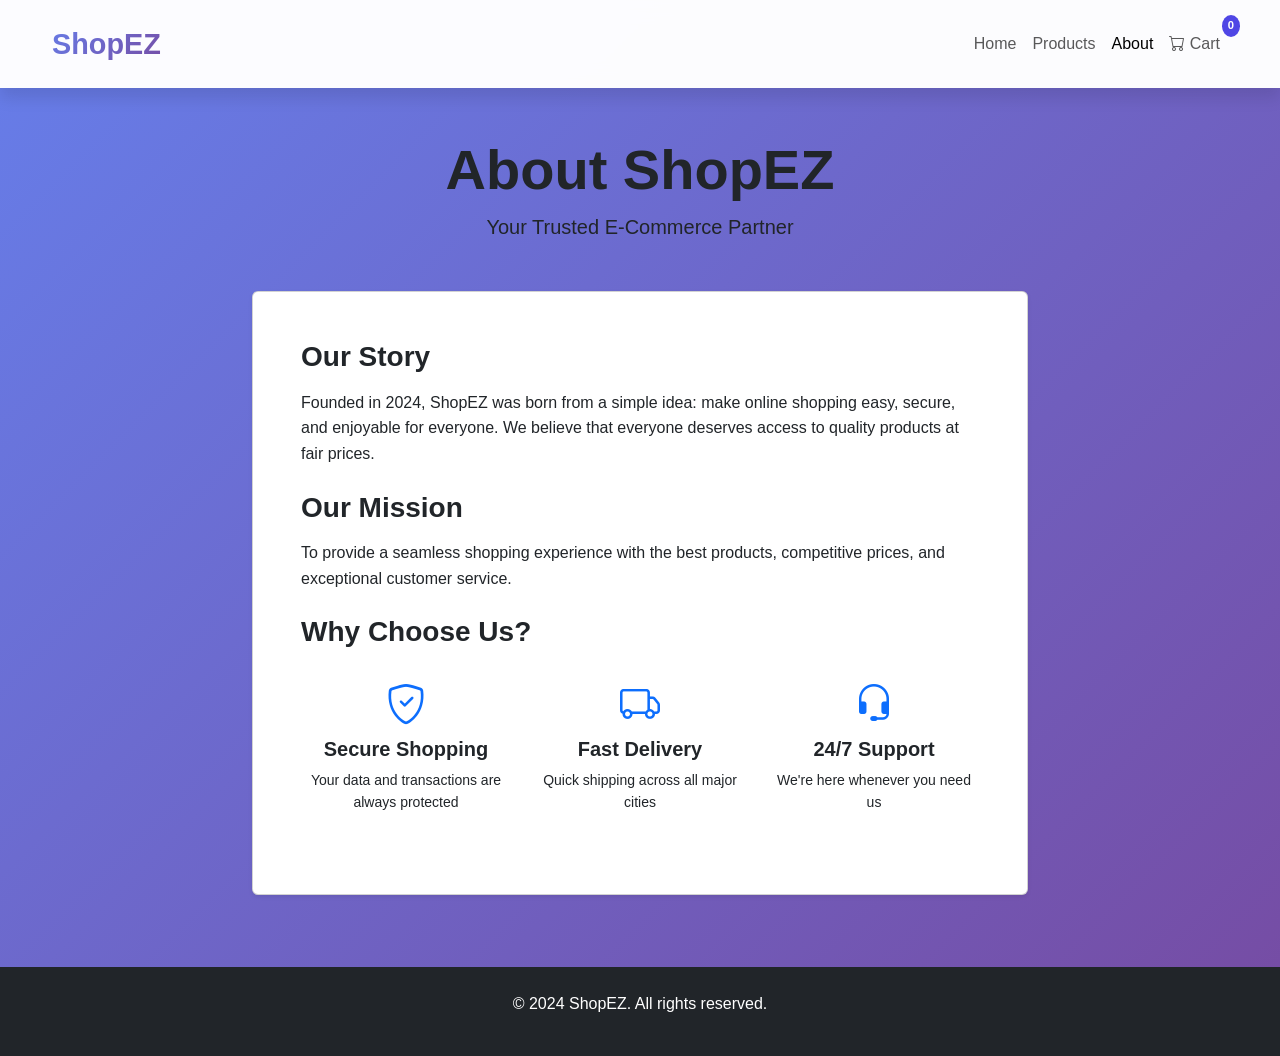
<file: ShopEZ.Frontend/about.html>
<!DOCTYPE html>
<html lang="en">
<head>
    <meta charset="UTF-8">
    <meta name="viewport" content="width=device-width, initial-scale=1.0">
    <title>About Us - ShopEZ</title>
    <link href="https://cdn.jsdelivr.net/npm/bootstrap@5.3.0/dist/css/bootstrap.min.css" rel="stylesheet">
    <link rel="stylesheet" href="https://cdn.jsdelivr.net/npm/bootstrap-icons@1.11.0/font/bootstrap-icons.css">
    <link rel="stylesheet" href="css/styles.css">
</head>
<body>
    <nav class="navbar navbar-expand-lg sticky-top">
        <div class="container">
            <a class="navbar-brand" href="index.html">ShopEZ</a>
            <button class="navbar-toggler" type="button" data-bs-toggle="collapse" data-bs-target="#navbarNav">
                <span class="navbar-toggler-icon"></span>
            </button>
            <div class="collapse navbar-collapse" id="navbarNav">
                <ul class="navbar-nav ms-auto">
                    <li class="nav-item"><a class="nav-link" href="index.html">Home</a></li>
                    <li class="nav-item"><a class="nav-link" href="products.html">Products</a></li>
                    <li class="nav-item"><a class="nav-link active" href="about.html">About</a></li>
                    <li class="nav-item">
                        <a class="nav-link position-relative" href="cart.html">
                            <i class="bi bi-cart"></i> Cart
                            <span class="cart-badge cart-count">0</span>
                        </a>
                    </li>
                </ul>
            </div>
        </div>
    </nav>

    <div class="container my-5">
        <div class="row">
            <div class="col-lg-8 mx-auto">
                <div class="text-center mb-5">
                    <h1 class="display-4 fw-bold">About ShopEZ</h1>
                    <p class="lead">Your Trusted E-Commerce Partner</p>
                </div>
                
                <div class="card shadow-sm mb-4">
                    <div class="card-body p-5">
                        <h3 class="mb-3">Our Story</h3>
                        <p>Founded in 2024, ShopEZ was born from a simple idea: make online shopping easy, secure, and enjoyable for everyone. We believe that everyone deserves access to quality products at fair prices.</p>
                        
                        <h3 class="mb-3 mt-4">Our Mission</h3>
                        <p>To provide a seamless shopping experience with the best products, competitive prices, and exceptional customer service.</p>
                        
                        <h3 class="mb-3 mt-4">Why Choose Us?</h3>
                        <div class="row mt-4">
                            <div class="col-md-4 text-center mb-3">
                                <i class="bi bi-shield-check fs-1 text-primary"></i>
                                <h5>Secure Shopping</h5>
                                <p class="small">Your data and transactions are always protected</p>
                            </div>
                            <div class="col-md-4 text-center mb-3">
                                <i class="bi bi-truck fs-1 text-primary"></i>
                                <h5>Fast Delivery</h5>
                                <p class="small">Quick shipping across all major cities</p>
                            </div>
                            <div class="col-md-4 text-center mb-3">
                                <i class="bi bi-headset fs-1 text-primary"></i>
                                <h5>24/7 Support</h5>
                                <p class="small">We're here whenever you need us</p>
                            </div>
                        </div>
                    </div>
                </div>
            </div>
        </div>
    </div>

    <footer class="bg-dark text-white mt-5 py-4">
        <div class="container text-center">
            <p>&copy; 2024 ShopEZ. All rights reserved.</p>
        </div>
    </footer>

    <script src="https://code.jquery.com/jquery-3.7.1.min.js"></script>
    <script src="https://cdn.jsdelivr.net/npm/bootstrap@5.3.0/dist/js/bootstrap.bundle.min.js"></script>
    <script src="js/common.js"></script>
</body>
</html>
</file>
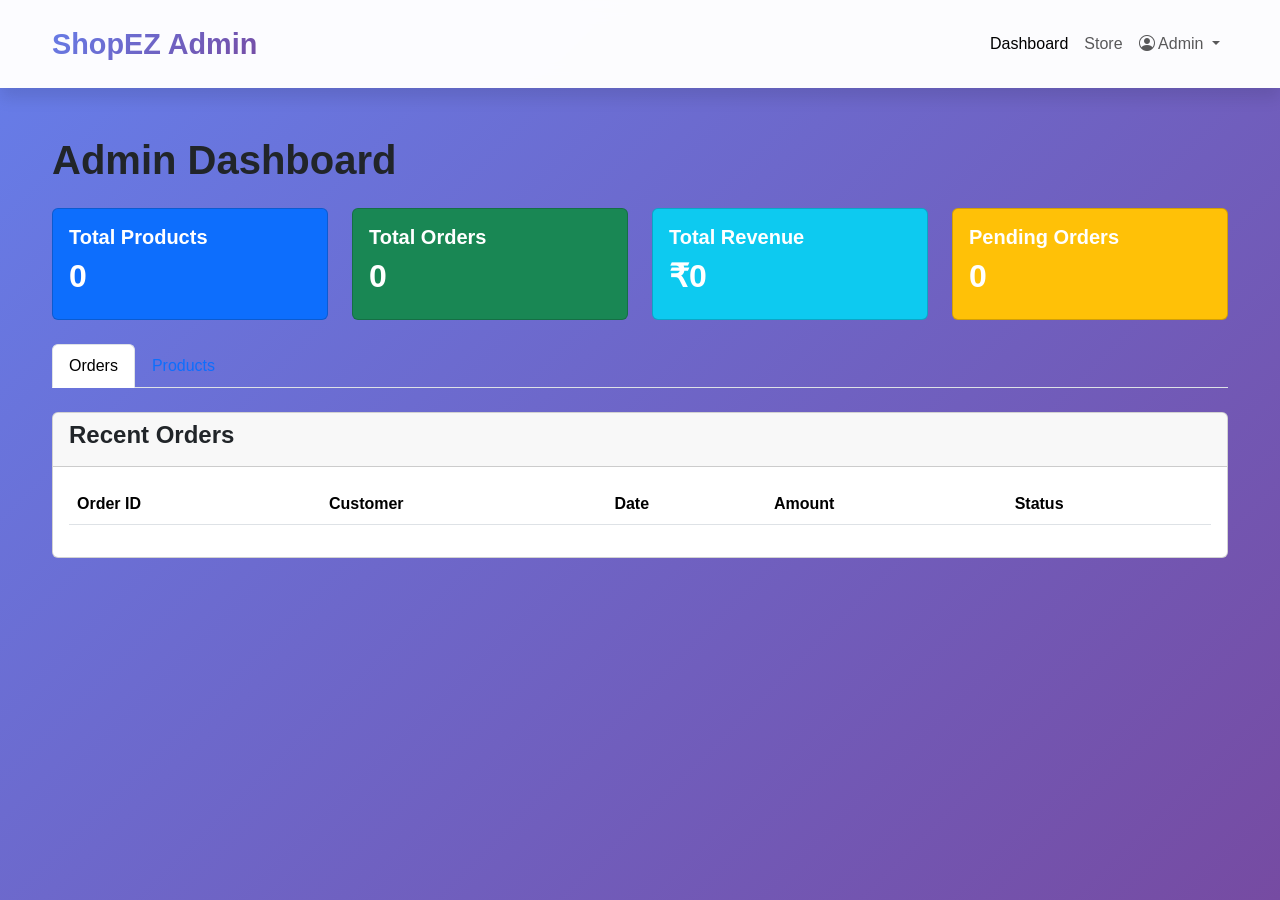
<file: ShopEZ.Frontend/admin.html>
<!DOCTYPE html>
<html lang="en">
<head>
    <meta charset="UTF-8">
    <meta name="viewport" content="width=device-width, initial-scale=1.0">
    <title>Admin Dashboard - ShopEZ</title>
    <link href="https://cdn.jsdelivr.net/npm/bootstrap@5.3.0/dist/css/bootstrap.min.css" rel="stylesheet">
    <link rel="stylesheet" href="https://cdn.jsdelivr.net/npm/bootstrap-icons@1.11.0/font/bootstrap-icons.css">
    <link rel="stylesheet" href="css/styles.css">
</head>
<body>
    <nav class="navbar navbar-expand-lg sticky-top">
        <div class="container">
            <a class="navbar-brand" href="index.html">ShopEZ Admin</a>
            <button class="navbar-toggler" type="button" data-bs-toggle="collapse" data-bs-target="#navbarNav">
                <span class="navbar-toggler-icon"></span>
            </button>
            <div class="collapse navbar-collapse" id="navbarNav">
                <ul class="navbar-nav ms-auto">
                    <li class="nav-item"><a class="nav-link active" href="admin.html">Dashboard</a></li>
                    <li class="nav-item"><a class="nav-link" href="products.html">Store</a></li>
                    <li class="nav-item dropdown">
                        <a class="nav-link dropdown-toggle" href="#" id="userDropdown" role="button" data-bs-toggle="dropdown">
                            <i class="bi bi-person-circle"></i> <span class="user-name">Admin</span>
                        </a>
                        <ul class="dropdown-menu dropdown-menu-end">
                            <li><a class="dropdown-item" href="#" id="logoutBtn">Logout</a></li>
                        </ul>
                    </li>
                </ul>
            </div>
        </div>
    </nav>

    <div class="container my-5">
        <h1 class="mb-4">Admin Dashboard</h1>
        
        <!-- Stats Cards -->
        <div class="row mb-4">
            <div class="col-md-3">
                <div class="card bg-primary text-white">
                    <div class="card-body">
                        <h5 class="card-title">Total Products</h5>
                        <h2 id="totalProducts">0</h2>
                    </div>
                </div>
            </div>
            <div class="col-md-3">
                <div class="card bg-success text-white">
                    <div class="card-body">
                        <h5 class="card-title">Total Orders</h5>
                        <h2 id="totalOrders">0</h2>
                    </div>
                </div>
            </div>
            <div class="col-md-3">
                <div class="card bg-info text-white">
                    <div class="card-body">
                        <h5 class="card-title">Total Revenue</h5>
                        <h2 id="totalRevenue">₹0</h2>
                    </div>
                </div>
            </div>
            <div class="col-md-3">
                <div class="card bg-warning text-white">
                    <div class="card-body">
                        <h5 class="card-title">Pending Orders</h5>
                        <h2 id="pendingOrders">0</h2>
                    </div>
                </div>
            </div>
        </div>
        
        <!-- Tabs -->
        <ul class="nav nav-tabs mb-4">
            <li class="nav-item">
                <a class="nav-link active" data-bs-toggle="tab" href="#orders">Orders</a>
            </li>
            <li class="nav-item">
                <a class="nav-link" data-bs-toggle="tab" href="#products">Products</a>
            </li>
        </ul>
        
        <!-- Tab Content -->
        <div class="tab-content">
            <div class="tab-pane fade show active" id="orders">
                <div class="card">
                    <div class="card-header">
                        <h4>Recent Orders</h4>
                    </div>
                    <div class="card-body">
                        <div class="table-responsive">
                            <table class="table table-hover">
                                <thead>
                                    <tr>
                                        <th>Order ID</th>
                                        <th>Customer</th>
                                        <th>Date</th>
                                        <th>Amount</th>
                                        <th>Status</th>
                                    </tr>
                                </thead>
                                <tbody id="adminOrdersList"></tbody>
                            </table>
                        </div>
                    </div>
                </div>
            </div>
            
            <div class="tab-pane fade" id="products">
                <div class="card">
                    <div class="card-header d-flex justify-content-between align-items-center">
                        <h4>Products</h4>
                        <button class="btn btn-primary" data-bs-toggle="modal" data-bs-target="#createProductModal">
                            <i class="bi bi-plus"></i> Add Product
                        </button>
                    </div>
                    <div class="card-body">
                        <div class="table-responsive">
                            <table class="table table-hover">
                                <thead>
                                    <tr>
                                        <th>ID</th>
                                        <th>Name</th>
                                        <th>Price</th>
                                        <th>Stock</th>
                                        <th>Category</th>
                                        <th>Actions</th>
                                    </tr>
                                </thead>
                                <tbody id="adminProductsList"></tbody>
                            </table>
                        </div>
                    </div>
                </div>
            </div>
        </div>
    </div>
    
    <!-- Create Product Modal -->
    <div class="modal fade" id="createProductModal" tabindex="-1">
        <div class="modal-dialog modal-lg">
            <div class="modal-content">
                <div class="modal-header">
                    <h5 class="modal-title">Create New Product</h5>
                    <button type="button" class="btn-close" data-bs-dismiss="modal"></button>
                </div>
                <div class="modal-body">
                    <form id="createProductForm">
                        <div class="mb-3">
                            <label class="form-label">Product Name *</label>
                            <input type="text" class="form-control" id="createName" required>
                        </div>
                        <div class="mb-3">
                            <label class="form-label">Description</label>
                            <textarea class="form-control" id="createDescription" rows="3"></textarea>
                        </div>
                        <div class="row">
                            <div class="col-md-6">
                                <label class="form-label">Price *</label>
                                <input type="number" class="form-control" id="createPrice" step="0.01" required>
                            </div>
                            <div class="col-md-6">
                                <label class="form-label">Stock *</label>
                                <input type="number" class="form-control" id="createStock" required>
                            </div>
                        </div>
                        <div class="mb-3 mt-3">
                            <label class="form-label">Category</label>
                            <input type="text" class="form-control" id="createCategory">
                        </div>
                        <div class="mb-3">
                            <label class="form-label">Image URL</label>
                            <input type="url" class="form-control" id="createImageUrl">
                        </div>
                        <div class="mb-3 form-check">
                            <input type="checkbox" class="form-check-input" id="createIsFeatured">
                            <label class="form-check-label">Featured Product</label>
                        </div>
                    </form>
                </div>
                <div class="modal-footer">
                    <button type="button" class="btn btn-secondary" data-bs-dismiss="modal">Cancel</button>
                    <button type="button" class="btn btn-primary" onclick="createProduct()">Create Product</button>
                </div>
            </div>
        </div>
    </div>
    
    <!-- Edit Product Modal -->
    <div class="modal fade" id="editProductModal" tabindex="-1">
        <div class="modal-dialog modal-lg">
            <div class="modal-content">
                <div class="modal-header">
                    <h5 class="modal-title">Edit Product</h5>
                    <button type="button" class="btn-close" data-bs-dismiss="modal"></button>
                </div>
                <div class="modal-body">
                    <input type="hidden" id="editProductId">
                    <div class="mb-3">
                        <label class="form-label">Product Name</label>
                        <input type="text" class="form-control" id="editName">
                    </div>
                    <div class="mb-3">
                        <label class="form-label">Description</label>
                        <textarea class="form-control" id="editDescription" rows="3"></textarea>
                    </div>
                    <div class="row">
                        <div class="col-md-6">
                            <label class="form-label">Price</label>
                            <input type="number" class="form-control" id="editPrice" step="0.01">
                        </div>
                        <div class="col-md-6">
                            <label class="form-label">Stock</label>
                            <input type="number" class="form-control" id="editStock">
                        </div>
                    </div>
                    <div class="mb-3 mt-3">
                        <label class="form-label">Category</label>
                        <input type="text" class="form-control" id="editCategory">
                    </div>
                    <div class="mb-3 form-check">
                        <input type="checkbox" class="form-check-input" id="editIsFeatured">
                        <label class="form-check-label">Featured Product</label>
                    </div>
                </div>
                <div class="modal-footer">
                    <button type="button" class="btn btn-secondary" data-bs-dismiss="modal">Cancel</button>
                    <button type="button" class="btn btn-primary" onclick="updateProduct()">Update Product</button>
                </div>
            </div>
        </div>
    </div>
    
    <script src="https://code.jquery.com/jquery-3.7.1.min.js"></script>
    <script src="https://cdn.jsdelivr.net/npm/bootstrap@5.3.0/dist/js/bootstrap.bundle.min.js"></script>
    <script src="js/config.js"></script>
    <script src="js/common.js"></script>
    <script src="js/admin.js"></script>
    <script>
        $(document).ready(function() {
            loadAdminDashboard();
        });
    </script>
</body>
</html>
</file>
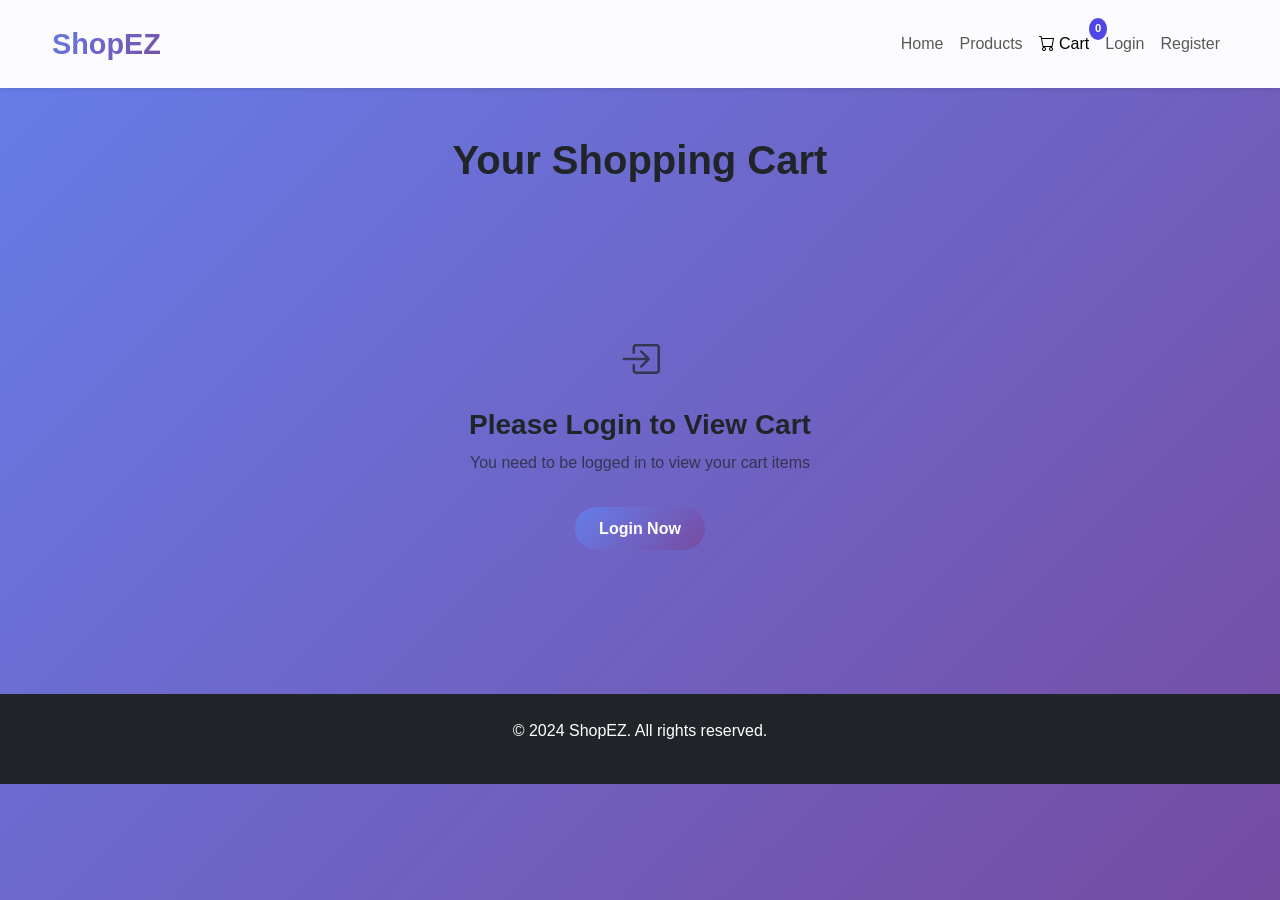
<file: ShopEZ.Frontend/cart.html>
<!DOCTYPE html>
<html lang="en">
<head>
    <meta charset="UTF-8">
    <meta name="viewport" content="width=device-width, initial-scale=1.0">
    <title>Shopping Cart - ShopEZ</title>
    <link href="https://cdn.jsdelivr.net/npm/bootstrap@5.3.0/dist/css/bootstrap.min.css" rel="stylesheet">
    <link rel="stylesheet" href="https://cdn.jsdelivr.net/npm/bootstrap-icons@1.11.0/font/bootstrap-icons.css">
    <link rel="stylesheet" href="css/styles.css">
    <style>
        .cart-item {
            transition: all 0.3s ease;
        }
        .cart-item:hover {
            transform: translateX(5px);
            box-shadow: 0 5px 15px rgba(0,0,0,0.1);
        }
        .quantity-input {
            text-align: center;
        }
        input[type=number]::-webkit-inner-spin-button, 
        input[type=number]::-webkit-outer-spin-button {
            opacity: 0.5;
        }
    </style>
</head>
<body>
    <!-- Navigation -->
    <nav class="navbar navbar-expand-lg sticky-top bg-white shadow-sm">
        <div class="container">
            <a class="navbar-brand" href="index.html">ShopEZ</a>
            <button class="navbar-toggler" type="button" data-bs-toggle="collapse" data-bs-target="#navbarNav">
                <span class="navbar-toggler-icon"></span>
            </button>
            <div class="collapse navbar-collapse" id="navbarNav">
                <ul class="navbar-nav ms-auto">
                    <li class="nav-item"><a class="nav-link" href="index.html">Home</a></li>
                    <li class="nav-item"><a class="nav-link" href="products.html">Products</a></li>
                    <li class="nav-item">
                        <a class="nav-link position-relative active" href="cart.html">
                            <i class="bi bi-cart"></i> Cart
                            <span class="cart-badge cart-count" style="position: absolute; top: -5px; right: -10px; background: #4f46e5; color: white; border-radius: 50%; padding: 2px 6px; font-size: 0.7rem;">0</span>
                        </a>
                    </li>
                    <li class="nav-item nav-guest">
                        <a class="nav-link" href="login.html">Login</a>
                    </li>
                    <li class="nav-item nav-guest">
                        <a class="nav-link" href="register.html">Register</a>
                    </li>
                    <li class="nav-item dropdown nav-user" style="display: none;">
                        <a class="nav-link dropdown-toggle" href="#" id="userDropdown" role="button" data-bs-toggle="dropdown">
                            <i class="bi bi-person-circle"></i> <span class="user-name">User</span>
                        </a>
                        <ul class="dropdown-menu dropdown-menu-end">
                            <li><a class="dropdown-item" href="dashboard.html">My Orders</a></li>
                            <li><hr class="dropdown-divider"></li>
                            <li><a class="dropdown-item" href="#" id="logoutBtn">Logout</a></li>
                        </ul>
                    </li>
                </ul>
            </div>
        </div>
    </nav>

    <!-- Cart Content -->
    <div class="container my-5">
        <h1 class="text-center mb-5 fw-bold">Your Shopping Cart</h1>
        
        <div id="emptyCart" class="text-center py-5" style="display: none;">
            <i class="bi bi-cart-x fs-1 text-muted"></i>
            <h3 class="mt-3">Your cart is empty</h3>
            <p class="text-muted">Looks like you haven't added any items yet</p>
            <a href="products.html" class="btn btn-primary-custom mt-3">Continue Shopping</a>
        </div>
        
        <div id="cartContent" style="display: none;">
            <div class="row">
                <div class="col-lg-8">
                    <div id="cartItemsContainer"></div>
                    <div class="mt-4 d-flex justify-content-between">
                        <a href="products.html" class="btn btn-outline-secondary">
                            <i class="bi bi-arrow-left"></i> Continue Shopping
                        </a>
                        <button class="btn btn-outline-danger" id="clearCartBtn">
                            <i class="bi bi-trash"></i> Clear Cart
                        </button>
                    </div>
                </div>
                
                <div class="col-lg-4">
                    <div class="cart-summary bg-white rounded shadow-sm p-4 sticky-top" style="top: 100px;">
                        <h4 class="mb-4">Order Summary</h4>
                        <div class="d-flex justify-content-between mb-3">
                            <span>Subtotal</span>
                            <span id="cartSubtotal" class="fw-bold">₹0</span>
                        </div>
                        <div class="d-flex justify-content-between mb-3">
                            <span>Shipping</span>
                            <span id="cartShipping">Calculating...</span>
                        </div>
                        <div class="d-flex justify-content-between mb-3">
                            <span>Tax (18% GST)</span>
                            <span id="cartTax">₹0</span>
                        </div>
                        <hr>
                        <div class="d-flex justify-content-between mb-3 fs-4 fw-bold">
                            <span>Total</span>
                            <span id="cartTotal" class="text-primary">₹0</span>
                        </div>
                        <div id="freeShippingMsg" class="alert alert-info small mb-3"></div>
                        <button class="btn btn-primary-custom w-100 py-3" id="checkoutBtn">
                            Proceed to Checkout →
                        </button>
                    </div>
                </div>
            </div>
        </div>
    </div>

    <!-- Footer -->
    <footer class="bg-dark text-white mt-5 py-4">
        <div class="container text-center">
            <p>&copy; 2024 ShopEZ. All rights reserved.</p>
        </div>
    </footer>

    <script src="https://code.jquery.com/jquery-3.7.1.min.js"></script>
    <script src="https://cdn.jsdelivr.net/npm/bootstrap@5.3.0/dist/js/bootstrap.bundle.min.js"></script>
    <script src="js/common.js"></script>
    <script src="js/cart.js"></script>
</body>
</html>
</file>
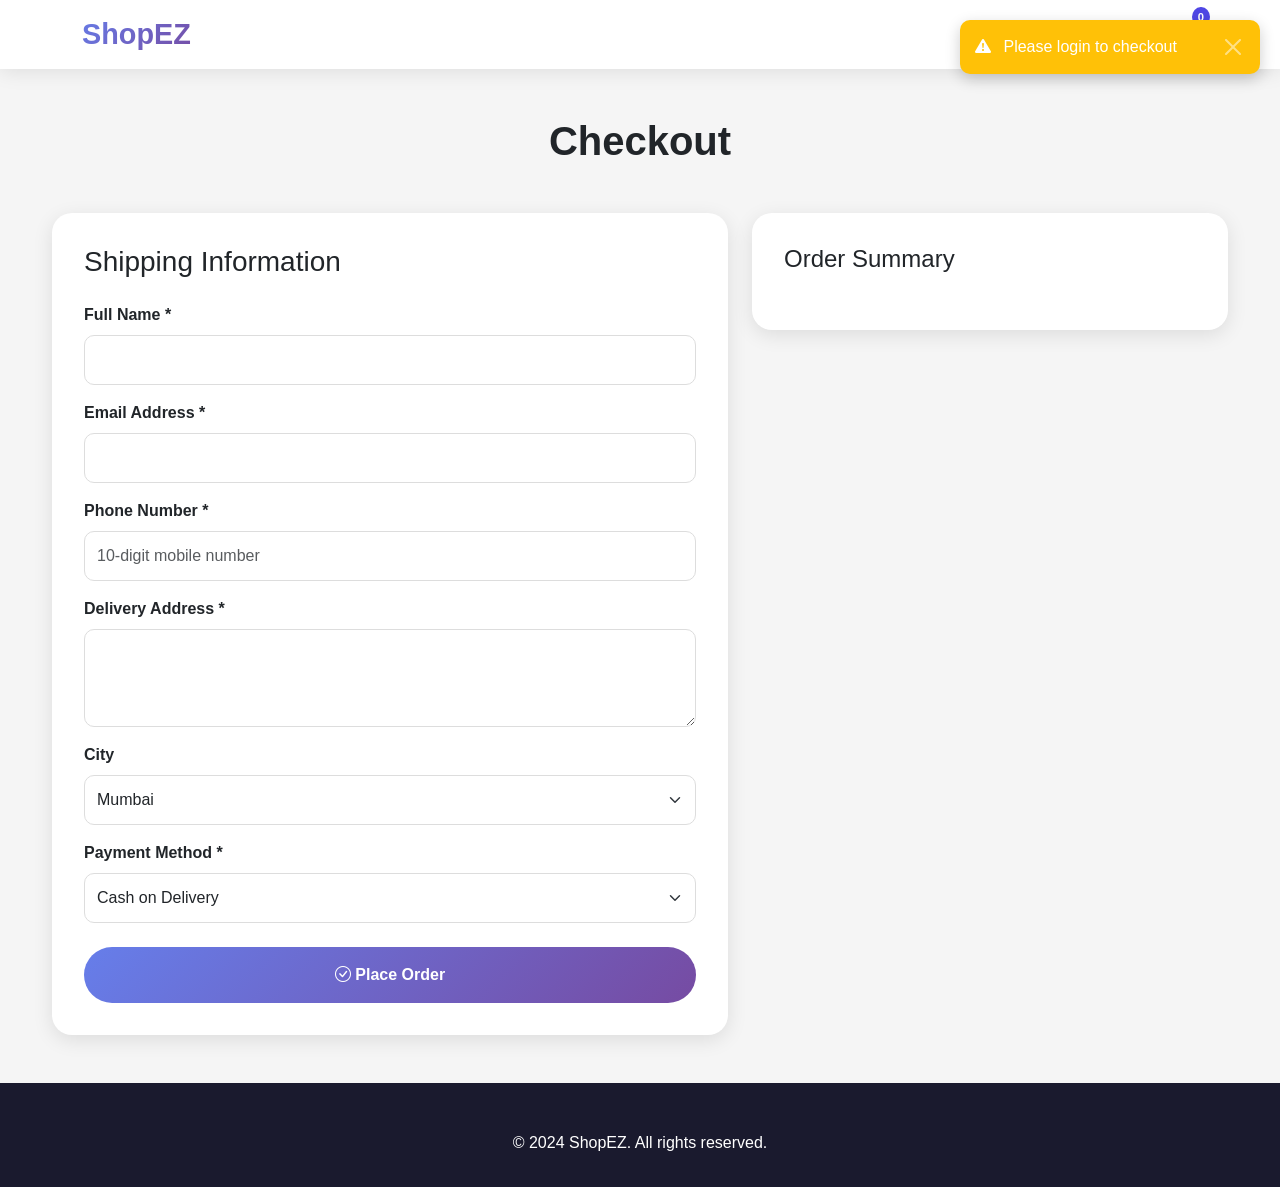
<file: ShopEZ.Frontend/checkout.html>
<!DOCTYPE html>
<html lang="en">
<head>
    <meta charset="UTF-8">
    <meta name="viewport" content="width=device-width, initial-scale=1.0">
    <title>Checkout - ShopEZ</title>
    <link href="https://cdn.jsdelivr.net/npm/bootstrap@5.3.0/dist/css/bootstrap.min.css" rel="stylesheet">
    <link rel="stylesheet" href="https://cdn.jsdelivr.net/npm/bootstrap-icons@1.11.0/font/bootstrap-icons.css">
    <style>
        body {
            background: #f5f5f5;
            font-family: -apple-system, BlinkMacSystemFont, 'Segoe UI', Roboto, sans-serif;
        }
        .navbar {
            background: white !important;
            box-shadow: 0 2px 20px rgba(0, 0, 0, 0.1);
        }
        .navbar-brand {
            font-size: 1.8rem;
            font-weight: 800;
            background: linear-gradient(135deg, #667eea 0%, #764ba2 100%);
            -webkit-background-clip: text;
            background-clip: text;
            color: transparent !important;
        }
        .checkout-container {
            max-width: 1200px;
            margin: 0 auto;
        }
        .form-container {
            background: white;
            border-radius: 20px;
            padding: 2rem;
            box-shadow: 0 5px 20px rgba(0,0,0,0.1);
        }
        .order-summary {
            background: white;
            border-radius: 20px;
            padding: 2rem;
            position: sticky;
            top: 100px;
            box-shadow: 0 5px 20px rgba(0,0,0,0.1);
        }
        .btn-primary-custom {
            background: linear-gradient(135deg, #667eea 0%, #764ba2 100%);
            border: none;
            color: white;
            border-radius: 50px;
            padding: 0.75rem 1.5rem;
            transition: all 0.3s ease;
            font-weight: 600;
        }
        .btn-primary-custom:hover {
            transform: scale(1.02);
            box-shadow: 0 5px 15px rgba(102, 126, 234, 0.4);
            color: white;
        }
        .form-control, .form-select {
            border-radius: 10px;
            border: 1px solid #ddd;
            padding: 0.75rem;
        }
        .form-control:focus, .form-select:focus {
            border-color: #667eea;
            box-shadow: 0 0 0 0.2rem rgba(102, 126, 234, 0.25);
        }
        .cart-badge {
            position: absolute;
            top: -8px;
            right: -12px;
            background: #4f46e5;
            color: white;
            border-radius: 50%;
            padding: 2px 6px;
            font-size: 0.7rem;
            font-weight: bold;
        }
        .footer {
            background: #1a1a2e;
            color: white;
            margin-top: 3rem;
            padding: 3rem 0 1rem;
        }
        @media (max-width: 768px) {
            .order-summary {
                margin-top: 2rem;
                position: relative;
                top: 0;
            }
        }
    </style>
</head>
<body>
    <!-- Navigation -->
    <nav class="navbar navbar-expand-lg sticky-top">
        <div class="container">
            <a class="navbar-brand" href="index.html">ShopEZ</a>
            <button class="navbar-toggler" type="button" data-bs-toggle="collapse" data-bs-target="#navbarNav">
                <span class="navbar-toggler-icon"></span>
            </button>
            <div class="collapse navbar-collapse" id="navbarNav">
                <ul class="navbar-nav ms-auto">
                    <li class="nav-item"><a class="nav-link" href="index.html">Home</a></li>
                    <li class="nav-item"><a class="nav-link" href="products.html">Products</a></li>
                    <li class="nav-item">
                        <a class="nav-link position-relative" href="cart.html">
                            <i class="bi bi-cart"></i> Cart
                            <span class="cart-badge cart-count">0</span>
                        </a>
                    </li>
                    <li class="nav-item dropdown nav-user" style="display: none;">
                        <a class="nav-link dropdown-toggle" href="#" id="userDropdown" role="button" data-bs-toggle="dropdown">
                            <i class="bi bi-person-circle"></i> <span class="user-name">User</span>
                        </a>
                        <ul class="dropdown-menu dropdown-menu-end">
                            <li><a class="dropdown-item" href="dashboard.html">My Orders</a></li>
                            <li><hr class="dropdown-divider"></li>
                            <li><a class="dropdown-item" href="#" id="logoutBtn">Logout</a></li>
                        </ul>
                    </li>
                </ul>
            </div>
        </div>
    </nav>

    <!-- Checkout Content -->
    <div class="container my-5 checkout-container">
        <h1 class="text-center mb-5 fw-bold">Checkout</h1>
        
        <div class="row">
            <div class="col-lg-7">
                <div class="form-container">
                    <h3 class="mb-4">Shipping Information</h3>
                    <form id="checkoutForm">
                        <div class="mb-3">
                            <label for="name" class="form-label fw-semibold">Full Name *</label>
                            <input type="text" class="form-control" id="name" required>
                        </div>
                        <div class="mb-3">
                            <label for="email" class="form-label fw-semibold">Email Address *</label>
                            <input type="email" class="form-control" id="email" required>
                        </div>
                        <div class="mb-3">
                            <label for="phone" class="form-label fw-semibold">Phone Number *</label>
                            <input type="tel" class="form-control" id="phone" placeholder="10-digit mobile number" required>
                        </div>
                        <div class="mb-3">
                            <label for="address" class="form-label fw-semibold">Delivery Address *</label>
                            <textarea class="form-control" id="address" rows="3" required></textarea>
                        </div>
                        <div class="mb-3">
                            <label for="city" class="form-label fw-semibold">City</label>
                            <select class="form-select" id="city">
                                <option value="Mumbai">Mumbai</option>
                                <option value="Delhi">Delhi</option>
                                <option value="Bangalore">Bangalore</option>
                                <option value="Chennai">Chennai</option>
                                <option value="Kolkata">Kolkata</option>
                                <option value="Hyderabad">Hyderabad</option>
                                <option value="Pune">Pune</option>
                            </select>
                        </div>
                        <div class="mb-4">
                            <label for="paymentMethod" class="form-label fw-semibold">Payment Method *</label>
                            <select class="form-select" id="paymentMethod" required>
                                <option value="Cash on Delivery">Cash on Delivery</option>
                                <option value="Credit Card">Credit Card</option>
                                <option value="Debit Card">Debit Card</option>
                                <option value="UPI">UPI</option>
                            </select>
                        </div>
                        <button type="submit" class="btn btn-primary-custom w-100 py-3">
                            <i class="bi bi-check-circle"></i> Place Order
                        </button>
                    </form>
                </div>
            </div>
            
            <div class="col-lg-5">
                <div class="order-summary">
                    <h4 class="mb-4">Order Summary</h4>
                    <div id="orderSummary"></div>
                </div>
            </div>
        </div>
    </div>

    <!-- Footer -->
    <footer class="footer">
        <div class="container text-center">
            <p>&copy; 2024 ShopEZ. All rights reserved.</p>
        </div>
    </footer>

    <script src="https://code.jquery.com/jquery-3.7.1.min.js"></script>
    <script src="https://cdn.jsdelivr.net/npm/bootstrap@5.3.0/dist/js/bootstrap.bundle.min.js"></script>
    <script src="js/common.js"></script>
    <script src="js/checkout.js"></script>
</body>
</html>
</file>
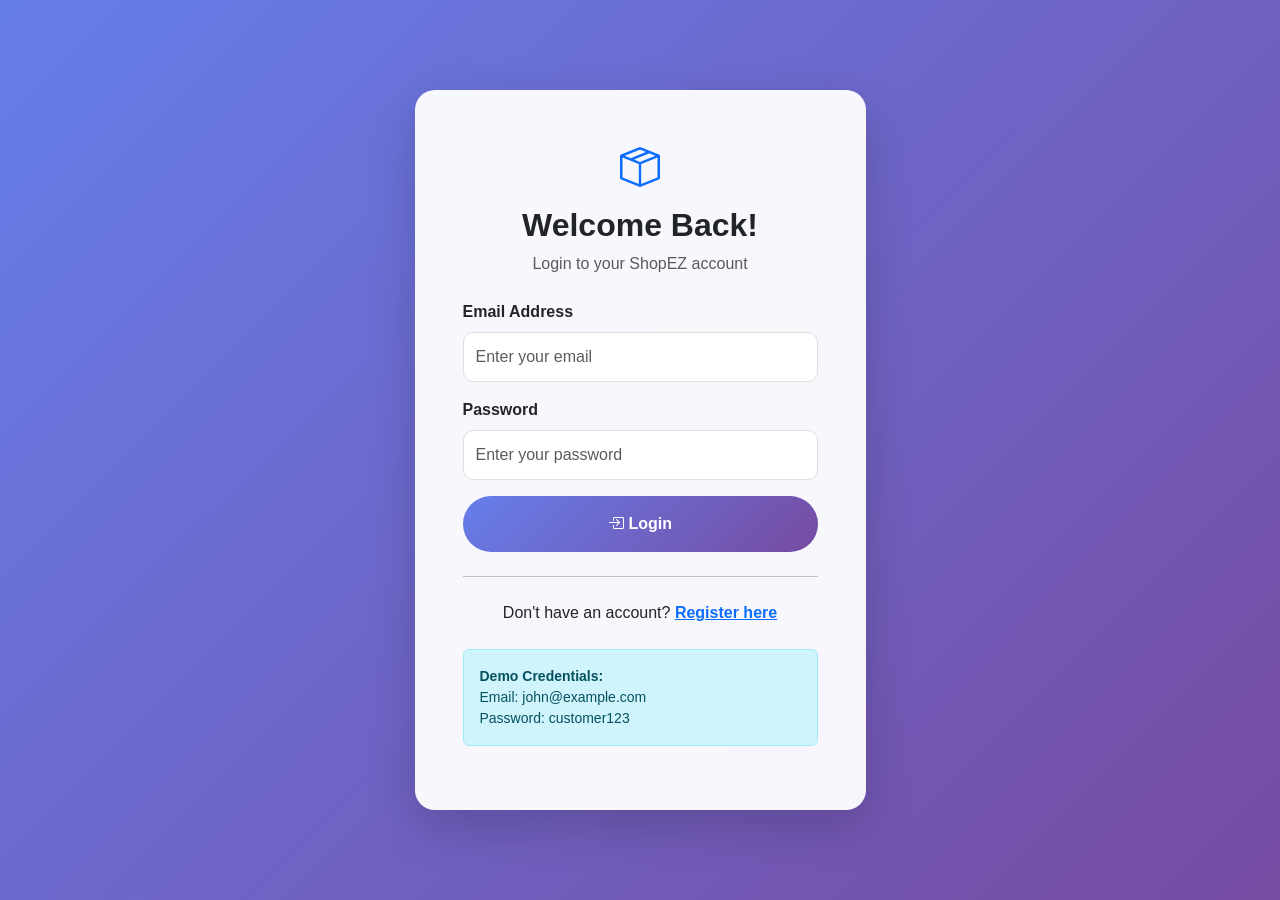
<file: ShopEZ.Frontend/login.html>
<!DOCTYPE html>
<html lang="en">
<head>
    <meta charset="UTF-8">
    <meta name="viewport" content="width=device-width, initial-scale=1.0">
    <title>Login - ShopEZ</title>
    <link href="https://cdn.jsdelivr.net/npm/bootstrap@5.3.0/dist/css/bootstrap.min.css" rel="stylesheet">
    <link rel="stylesheet" href="https://cdn.jsdelivr.net/npm/bootstrap-icons@1.11.0/font/bootstrap-icons.css">
    <style>
        body {
            background: linear-gradient(135deg, #667eea 0%, #764ba2 100%);
            min-height: 100vh;
            font-family: -apple-system, BlinkMacSystemFont, 'Segoe UI', Roboto, sans-serif;
        }
        .login-card {
            border-radius: 20px;
            border: none;
            backdrop-filter: blur(10px);
            background: rgba(255,255,255,0.95);
        }
        .btn-primary-custom {
            background: linear-gradient(135deg, #667eea 0%, #764ba2 100%);
            border: none;
            color: white;
            border-radius: 50px;
            padding: 0.75rem;
            transition: all 0.3s ease;
            font-weight: 600;
        }
        .btn-primary-custom:hover {
            transform: scale(1.02);
            box-shadow: 0 5px 15px rgba(102, 126, 234, 0.4);
            color: white;
        }
        .form-control {
            border-radius: 10px;
            border: 1px solid #e0e0e0;
            padding: 0.75rem;
        }
        .form-control:focus {
            border-color: #667eea;
            box-shadow: 0 0 0 0.2rem rgba(102, 126, 234, 0.25);
        }
    </style>
</head>
<body>
    <div class="container">
        <div class="row justify-content-center min-vh-100 align-items-center">
            <div class="col-md-5">
                <div class="card login-card shadow-lg">
                    <div class="card-body p-5">
                        <div class="text-center mb-4">
                            <i class="bi bi-box-seam fs-1 text-primary"></i>
                            <h2 class="mt-2 fw-bold">Welcome Back!</h2>
                            <p class="text-muted">Login to your ShopEZ account</p>
                        </div>
                        
                        <form id="loginForm">
                            <div class="mb-3">
                                <label for="email" class="form-label fw-semibold">Email Address</label>
                                <input type="email" class="form-control" id="email" placeholder="Enter your email" required>
                            </div>
                            <div class="mb-3">
                                <label for="password" class="form-label fw-semibold">Password</label>
                                <input type="password" class="form-control" id="password" placeholder="Enter your password" required>
                            </div>
                            <button type="submit" class="btn btn-primary-custom w-100 py-3">
                                <i class="bi bi-box-arrow-in-right"></i> Login
                            </button>
                        </form>
                        
                        <hr class="my-4">
                        
                        <div class="text-center">
                            <p class="mb-0">Don't have an account? <a href="register.html" class="text-primary fw-semibold">Register here</a></p>
                        </div>
                        
                        <div class="alert alert-info mt-4 small">
                            <strong>Demo Credentials:</strong><br>
                            Email: john@example.com<br>
                            Password: customer123
                        </div>
                    </div>
                </div>
            </div>
        </div>
    </div>

    <script src="https://code.jquery.com/jquery-3.7.1.min.js"></script>
    <script src="https://cdn.jsdelivr.net/npm/bootstrap@5.3.0/dist/js/bootstrap.bundle.min.js"></script>
    <script src="js/common.js"></script>
    <script src="js/auth.js"></script>
</body>
</html>
</file>
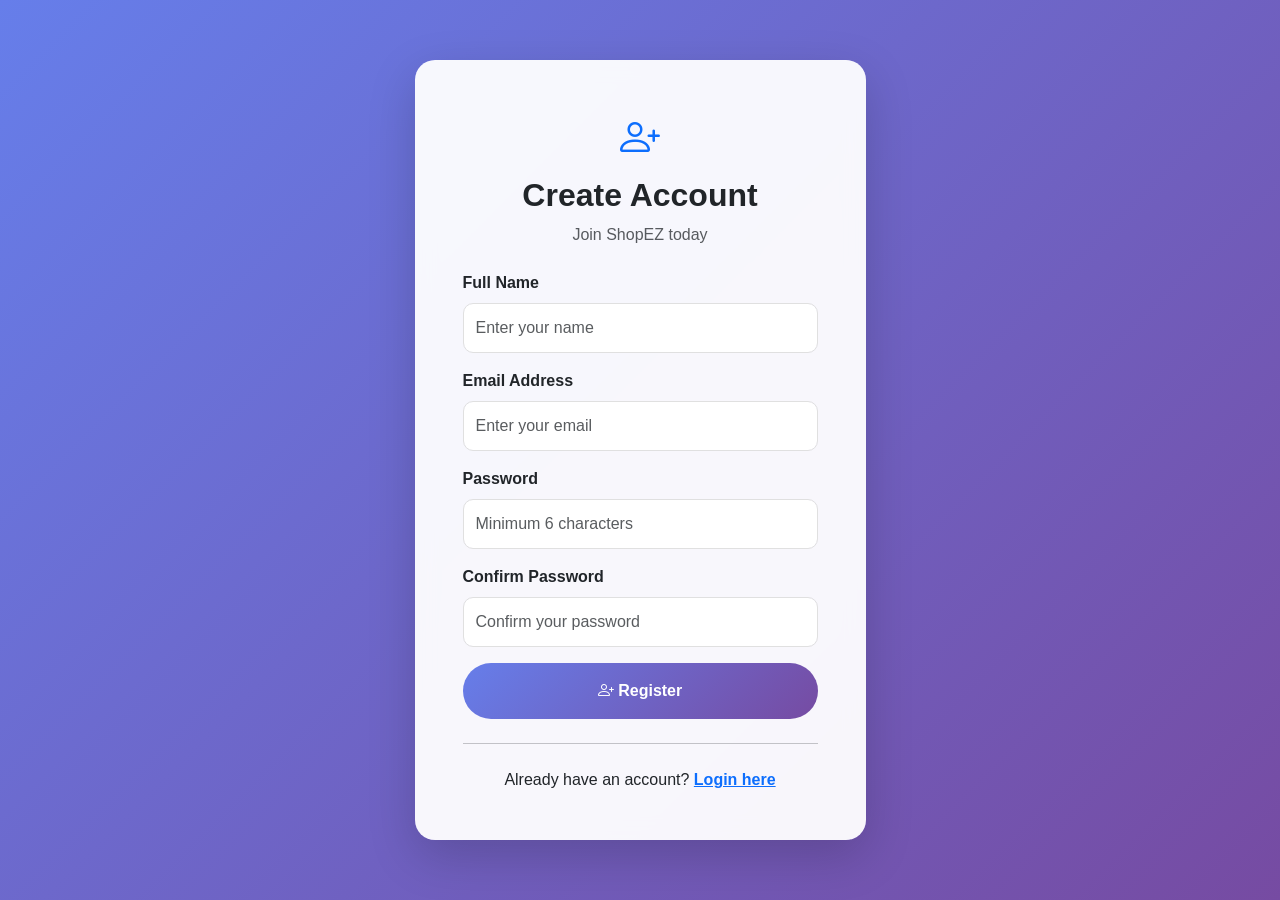
<file: ShopEZ.Frontend/register.html>
<!DOCTYPE html>
<html lang="en">
<head>
    <meta charset="UTF-8">
    <meta name="viewport" content="width=device-width, initial-scale=1.0">
    <title>Register - ShopEZ</title>
    <link href="https://cdn.jsdelivr.net/npm/bootstrap@5.3.0/dist/css/bootstrap.min.css" rel="stylesheet">
    <link rel="stylesheet" href="https://cdn.jsdelivr.net/npm/bootstrap-icons@1.11.0/font/bootstrap-icons.css">
    <style>
        body {
            background: linear-gradient(135deg, #667eea 0%, #764ba2 100%);
            min-height: 100vh;
            font-family: -apple-system, BlinkMacSystemFont, 'Segoe UI', Roboto, sans-serif;
        }
        .register-card {
            border-radius: 20px;
            border: none;
            backdrop-filter: blur(10px);
            background: rgba(255,255,255,0.95);
        }
        .btn-primary-custom {
            background: linear-gradient(135deg, #667eea 0%, #764ba2 100%);
            border: none;
            color: white;
            border-radius: 50px;
            padding: 0.75rem;
            transition: all 0.3s ease;
            font-weight: 600;
        }
        .btn-primary-custom:hover {
            transform: scale(1.02);
            box-shadow: 0 5px 15px rgba(102, 126, 234, 0.4);
            color: white;
        }
        .form-control {
            border-radius: 10px;
            border: 1px solid #e0e0e0;
            padding: 0.75rem;
        }
        .form-control:focus {
            border-color: #667eea;
            box-shadow: 0 0 0 0.2rem rgba(102, 126, 234, 0.25);
        }
    </style>
</head>
<body>
    <div class="container">
        <div class="row justify-content-center min-vh-100 align-items-center">
            <div class="col-md-5">
                <div class="card register-card shadow-lg">
                    <div class="card-body p-5">
                        <div class="text-center mb-4">
                            <i class="bi bi-person-plus fs-1 text-primary"></i>
                            <h2 class="mt-2 fw-bold">Create Account</h2>
                            <p class="text-muted">Join ShopEZ today</p>
                        </div>
                        
                        <form id="registerForm">
                            <div class="mb-3">
                                <label for="name" class="form-label fw-semibold">Full Name</label>
                                <input type="text" class="form-control" id="name" placeholder="Enter your name" required>
                            </div>
                            <div class="mb-3">
                                <label for="email" class="form-label fw-semibold">Email Address</label>
                                <input type="email" class="form-control" id="email" placeholder="Enter your email" required>
                            </div>
                            <div class="mb-3">
                                <label for="password" class="form-label fw-semibold">Password</label>
                                <input type="password" class="form-control" id="password" placeholder="Minimum 6 characters" required>
                            </div>
                            <div class="mb-3">
                                <label for="confirmPassword" class="form-label fw-semibold">Confirm Password</label>
                                <input type="password" class="form-control" id="confirmPassword" placeholder="Confirm your password" required>
                            </div>
                            <button type="submit" class="btn btn-primary-custom w-100 py-3">
                                <i class="bi bi-person-plus"></i> Register
                            </button>
                        </form>
                        
                        <hr class="my-4">
                        
                        <div class="text-center">
                            <p class="mb-0">Already have an account? <a href="login.html" class="text-primary fw-semibold">Login here</a></p>
                        </div>
                    </div>
                </div>
            </div>
        </div>
    </div>

    <script src="https://code.jquery.com/jquery-3.7.1.min.js"></script>
    <script src="https://cdn.jsdelivr.net/npm/bootstrap@5.3.0/dist/js/bootstrap.bundle.min.js"></script>
    <script src="js/common.js"></script>
    <script src="js/auth.js"></script>
</body>
</html>
</file>
<file: ShopEZ.Frontend/css/styles.css>
/* ========================================
   ShopEZ - Main Stylesheet
   Auto-adjusting images & Responsive Design
   ======================================== */

/* CSS Variables */
:root {
    --primary: #4f46e5;
    --primary-dark: #4338ca;
    --primary-light: #818cf8;
    --secondary: #0f172a;
    --success: #22c55e;
    --danger: #ef4444;
    --warning: #f59e0b;
    --info: #3b82f6;
    --light: #f3f4f6;
    --dark: #1f2937;
    --gray: #6b7280;
    --white: #ffffff;
    --shadow-sm: 0 2px 4px rgba(0,0,0,0.05);
    --shadow-md: 0 4px 6px rgba(0,0,0,0.07);
    --shadow-lg: 0 10px 15px rgba(0,0,0,0.1);
    --shadow-xl: 0 20px 25px -5px rgba(0,0,0,0.1);
    --transition: all 0.3s ease;
}

/* Reset & Base */
* {
    margin: 0;
    padding: 0;
    box-sizing: border-box;
}

body {
    font-family: -apple-system, BlinkMacSystemFont, 'Segoe UI', Roboto, 'Helvetica Neue', Arial, sans-serif;
    background: linear-gradient(135deg, #667eea 0%, #764ba2 100%);
    min-height: 100vh;
    line-height: 1.6;
}

/* ========================================
   Typography
   ======================================== */
h1, h2, h3, h4, h5, h6 {
    font-weight: 700;
    line-height: 1.2;
}

/* ========================================
   Navigation
   ======================================== */
.navbar {
    background: rgba(255, 255, 255, 0.98) !important;
    box-shadow: var(--shadow-lg);
    backdrop-filter: blur(10px);
    padding: 1rem 0;
    transition: var(--transition);
}

.navbar-shrink {
    padding: 0.5rem 0;
    background: white !important;
}

.navbar-brand {
    font-size: 1.8rem;
    font-weight: 800;
    background: linear-gradient(135deg, #667eea 0%, #764ba2 100%);
    -webkit-background-clip: text;
    background-clip: text;
    color: transparent !important;
    transition: var(--transition);
}

.navbar-brand:hover {
    transform: scale(1.05);
}

.nav-link {
    font-weight: 500;
    transition: var(--transition);
    position: relative;
}

.nav-link:hover {
    color: var(--primary) !important;
    transform: translateY(-2px);
}

.cart-badge {
    position: absolute;
    top: -8px;
    right: -12px;
    background: var(--primary);
    color: white;
    border-radius: 50%;
    padding: 2px 6px;
    font-size: 0.7rem;
    font-weight: bold;
    animation: pulse 2s infinite;
}

/* ========================================
   Hero Section
   ======================================== */
.hero-section {
    background: linear-gradient(135deg, #667eea 0%, #764ba2 100%);
    color: white;
    padding: 80px 0;
    border-radius: 0 0 50px 50px;
}

.hero-title {
    font-size: 3.5rem;
    font-weight: 800;
    margin-bottom: 1rem;
    animation: fadeInUp 0.8s ease;
}

.hero-section .lead {
    font-size: 1.2rem;
    opacity: 0.95;
}

/* ========================================
   Product Cards - Auto Adjusting Images
   ======================================== */
.product-card {
    background: white;
    border-radius: 20px;
    overflow: hidden;
    transition: var(--transition);
    cursor: pointer;
    height: 100%;
    display: flex;
    flex-direction: column;
    box-shadow: var(--shadow-md);
}

.product-card:hover {
    transform: translateY(-10px);
    box-shadow: var(--shadow-xl);
}

/* Image Container with Aspect Ratio */
.product-image-container {
    position: relative;
    width: 100%;
    padding-top: 100%; /* 1:1 Square Aspect Ratio */
    overflow: hidden;
    background: #f5f5f5;
}

/* For different aspect ratios - uncomment as needed */
/* .product-image-container.landscape { padding-top: 75%; }  /* 4:3 */
/* .product-image-container.portrait { padding-top: 125%; } /* 4:5 */
/* .product-image-container.wide { padding-top: 56.25%; }   /* 16:9 */

/* Image Styling - Auto Fit */
.product-card img {
    position: absolute;
    top: 0;
    left: 0;
    width: 100%;
    height: 100%;
    object-fit: cover; /* Cover the area - crops image to fit */
    transition: transform 0.5s ease;
}

/* Alternative: Contain (shows full image, may have borders) */
.product-card img.contain {
    object-fit: contain;
    background: #f5f5f5;
}

.product-card:hover img {
    transform: scale(1.08);
}

/* Card Body */
.product-card .card-body {
    padding: 1.25rem;
    flex: 1;
    display: flex;
    flex-direction: column;
}

.product-title {
    font-size: 1.1rem;
    font-weight: 700;
    margin-bottom: 0.5rem;
    /* Limit to 2 lines */
    display: -webkit-box;
    -webkit-line-clamp: 2;
    -webkit-box-orient: vertical;
    overflow: hidden;
    text-overflow: ellipsis;
    min-height: 2.6rem;
}

.product-category {
    font-size: 0.8rem;
    color: var(--gray);
    margin-bottom: 0.5rem;
}

.product-price {
    font-size: 1.3rem;
    font-weight: 800;
    color: var(--primary);
    margin: 0.5rem 0;
}

.product-stock {
    font-size: 0.75rem;
    margin-top: 0.5rem;
}

/* ========================================
   Category Cards - Auto Adjusting Images
   ======================================== */
.category-card {
    position: relative;
    overflow: hidden;
    border: none;
    border-radius: 15px;
    cursor: pointer;
    transition: var(--transition);
    box-shadow: var(--shadow-md);
}

.category-card:hover {
    transform: translateY(-5px);
    box-shadow: var(--shadow-xl);
}

.category-image-container {
    position: relative;
    width: 100%;
    padding-top: 75%; /* 4:3 Aspect Ratio for categories */
    overflow: hidden;
}

.category-card img {
    position: absolute;
    top: 0;
    left: 0;
    width: 100%;
    height: 100%;
    object-fit: cover;
    transition: transform 0.5s ease;
}

.category-card:hover img {
    transform: scale(1.1);
}

.category-overlay {
    position: absolute;
    top: 0;
    left: 0;
    width: 100%;
    height: 100%;
    background: rgba(0, 0, 0, 0.45);
    display: flex;
    align-items: center;
    justify-content: center;
    transition: background 0.3s ease;
}

.category-card:hover .category-overlay {
    background: rgba(0, 0, 0, 0.6);
}

.category-overlay h3 {
    color: white;
    font-weight: bold;
    font-size: 1.8rem;
    text-shadow: 2px 2px 4px rgba(0,0,0,0.3);
    margin: 0;
}

/* ========================================
   Buttons
   ======================================== */
.btn-primary-custom {
    background: linear-gradient(135deg, #667eea 0%, #764ba2 100%);
    border: none;
    color: white;
    border-radius: 50px;
    padding: 0.6rem 1.5rem;
    font-weight: 600;
    transition: var(--transition);
    display: inline-flex;
    align-items: center;
    gap: 0.5rem;
}

.btn-primary-custom:hover {
    transform: scale(1.05);
    box-shadow: 0 5px 15px rgba(102, 126, 234, 0.4);
    color: white;
}

.btn-outline-custom {
    border: 2px solid var(--primary);
    background: transparent;
    color: var(--primary);
    border-radius: 50px;
    padding: 0.5rem 1.5rem;
    font-weight: 600;
    transition: var(--transition);
}

.btn-outline-custom:hover {
    background: var(--primary);
    color: white;
    transform: scale(1.05);
}

/* ========================================
   Cart Page
   ======================================== */
.cart-item {
    transition: var(--transition);
    border-radius: 15px;
    overflow: hidden;
}

.cart-item:hover {
    transform: translateX(5px);
    box-shadow: var(--shadow-md);
}

.cart-item img {
    width: 80px;
    height: 80px;
    object-fit: cover;
    border-radius: 10px;
}

.quantity-input {
    width: 70px;
    text-align: center;
    border-radius: 8px;
    border: 1px solid #e5e7eb;
    padding: 0.375rem 0;
}

.quantity-input:focus {
    border-color: var(--primary);
    outline: none;
    box-shadow: 0 0 0 2px rgba(79, 70, 229, 0.1);
}

.cart-summary {
    background: white;
    border-radius: 20px;
    padding: 1.5rem;
    position: sticky;
    top: 100px;
    box-shadow: var(--shadow-lg);
}

/* ========================================
   Checkout Page
   ======================================== */
.checkout-form {
    background: white;
    border-radius: 20px;
    padding: 2rem;
    box-shadow: var(--shadow-lg);
}

.form-control, .form-select {
    border: 1px solid #e5e7eb;
    border-radius: 10px;
    padding: 0.75rem 1rem;
    transition: var(--transition);
}

.form-control:focus, .form-select:focus {
    border-color: var(--primary);
    box-shadow: 0 0 0 3px rgba(79, 70, 229, 0.1);
    outline: none;
}

/* ========================================
   Dashboard
   ======================================== */
.dashboard-card {
    background: white;
    border-radius: 20px;
    border: none;
    box-shadow: var(--shadow-md);
    transition: var(--transition);
}

.dashboard-card:hover {
    box-shadow: var(--shadow-lg);
}

.order-card {
    transition: var(--transition);
    border: none;
    border-radius: 15px;
}

.order-card:hover {
    transform: translateY(-3px);
    box-shadow: var(--shadow-lg);
}

/* ========================================
   Toast Notifications
   ======================================== */
.toast-notification {
    position: fixed;
    top: 20px;
    right: 20px;
    z-index: 10000;
    min-width: 300px;
    animation: slideInRight 0.3s ease;
}

/* ========================================
   Loading Spinner
   ======================================== */
.loading-spinner {
    position: fixed;
    top: 50%;
    left: 50%;
    transform: translate(-50%, -50%);
    z-index: 9999;
    background: rgba(0, 0, 0, 0.7);
    padding: 20px;
    border-radius: 10px;
    display: none;
}

/* ========================================
   Scroll to Top Button
   ======================================== */
#scrollTop {
    position: fixed;
    bottom: 30px;
    right: 30px;
    display: none;
    z-index: 1000;
    background: var(--primary);
    border: none;
    width: 45px;
    height: 45px;
    border-radius: 50%;
    transition: var(--transition);
    box-shadow: var(--shadow-md);
}

#scrollTop:hover {
    transform: translateY(-5px);
    background: var(--primary-dark);
    box-shadow: var(--shadow-lg);
}

/* ========================================
   Animations
   ======================================== */
@keyframes slideInRight {
    from {
        transform: translateX(100%);
        opacity: 0;
    }
    to {
        transform: translateX(0);
        opacity: 1;
    }
}

@keyframes fadeInUp {
    from {
        transform: translateY(30px);
        opacity: 0;
    }
    to {
        transform: translateY(0);
        opacity: 1;
    }
}

@keyframes pulse {
    0%, 100% {
        transform: scale(1);
    }
    50% {
        transform: scale(1.1);
    }
}

@keyframes spin {
    0% { transform: rotate(0deg); }
    100% { transform: rotate(360deg); }
}

/* ========================================
   Responsive Design
   ======================================== */
/* Mobile Devices (up to 768px) */
@media (max-width: 768px) {
    .hero-title {
        font-size: 2rem;
    }
    
    .hero-section {
        padding: 50px 0;
    }
    
    .product-image-container {
        padding-top: 100%; /* Keep square on mobile */
    }
    
    .product-title {
        font-size: 0.95rem;
        -webkit-line-clamp: 2;
    }
    
    .product-price {
        font-size: 1.1rem;
    }
    
    .cart-summary {
        position: static;
        margin-top: 1.5rem;
    }
    
    .cart-item img {
        width: 60px;
        height: 60px;
    }
    
    .btn-primary-custom, .btn-outline-custom {
        padding: 0.4rem 1rem;
        font-size: 0.9rem;
    }
    
    .category-overlay h3 {
        font-size: 1.2rem;
    }
    
    .navbar-brand {
        font-size: 1.4rem;
    }
}

/* Tablets (768px to 992px) */
@media (min-width: 768px) and (max-width: 992px) {
    .hero-title {
        font-size: 2.5rem;
    }
    
    .product-image-container {
        padding-top: 100%;
    }
    
    .product-title {
        font-size: 1rem;
    }
}

/* Desktop (992px and above) */
@media (min-width: 992px) {
    .product-image-container {
        padding-top: 100%; /* Square on desktop */
    }
}

/* Large Desktop (1200px and above) */
@media (min-width: 1200px) {
    .container {
        max-width: 1200px;
    }
}

/* Print Styles */
@media print {
    .navbar, .footer, .btn, .cart-summary, #scrollTop {
        display: none !important;
    }
    
    body {
        background: white;
        padding: 0;
        margin: 0;
    }
    
    .product-card {
        break-inside: avoid;
        page-break-inside: avoid;
    }
}

/* ========================================
   Utility Classes
   ======================================== */
.text-gradient {
    background: linear-gradient(135deg, #667eea 0%, #764ba2 100%);
    -webkit-background-clip: text;
    background-clip: text;
    color: transparent;
}

.bg-gradient {
    background: linear-gradient(135deg, #667eea 0%, #764ba2 100%);
}

.shadow-hover {
    transition: var(--transition);
}

.shadow-hover:hover {
    box-shadow: var(--shadow-xl);
}

/* Image Loading States */
.image-loading {
    position: relative;
    background: #f0f0f0;
}

.image-loading::after {
    content: '';
    position: absolute;
    top: 50%;
    left: 50%;
    width: 30px;
    height: 30px;
    border: 3px solid #f3f3f3;
    border-top: 3px solid var(--primary);
    border-radius: 50%;
    animation: spin 1s linear infinite;
    transform: translate(-50%, -50%);
}

/* Image Error Fallback */
.image-error {
    display: flex;
    align-items: center;
    justify-content: center;
    background: #f5f5f5;
    color: var(--gray);
    font-size: 14px;
}

.image-error::before {
    content: '📷 No Image';
    font-size: 12px;
}

/* ========================================
   Footer
   ======================================== */
.footer {
    background: linear-gradient(135deg, #1a1a2e 0%, #16213e 100%);
    color: white;
    margin-top: 4rem;
    padding: 3rem 0 1rem;
}

.footer a {
    transition: var(--transition);
}

.footer a:hover {
    color: var(--primary-light) !important;
    transform: translateX(5px);
    display: inline-block;
}

/* ========================================
   Modal Styles
   ======================================== */
.modal-content {
    border-radius: 20px;
    border: none;
    overflow: hidden;
}

.modal-header {
    border-bottom: none;
    padding: 1.25rem 1.5rem;
}

.modal-footer {
    border-top: none;
    padding: 1rem 1.5rem;
}

/* ========================================
   Accessibility
   ======================================== */
:focus {
    outline: 2px solid var(--primary);
    outline-offset: 2px;
}

button:focus-visible, a:focus-visible {
    outline: 2px solid var(--primary);
    outline-offset: 2px;
}

.sr-only {
    position: absolute;
    width: 1px;
    height: 1px;
    padding: 0;
    margin: -1px;
    overflow: hidden;
    clip: rect(0, 0, 0, 0);
    white-space: nowrap;
    border-width: 0;
}
</file>
